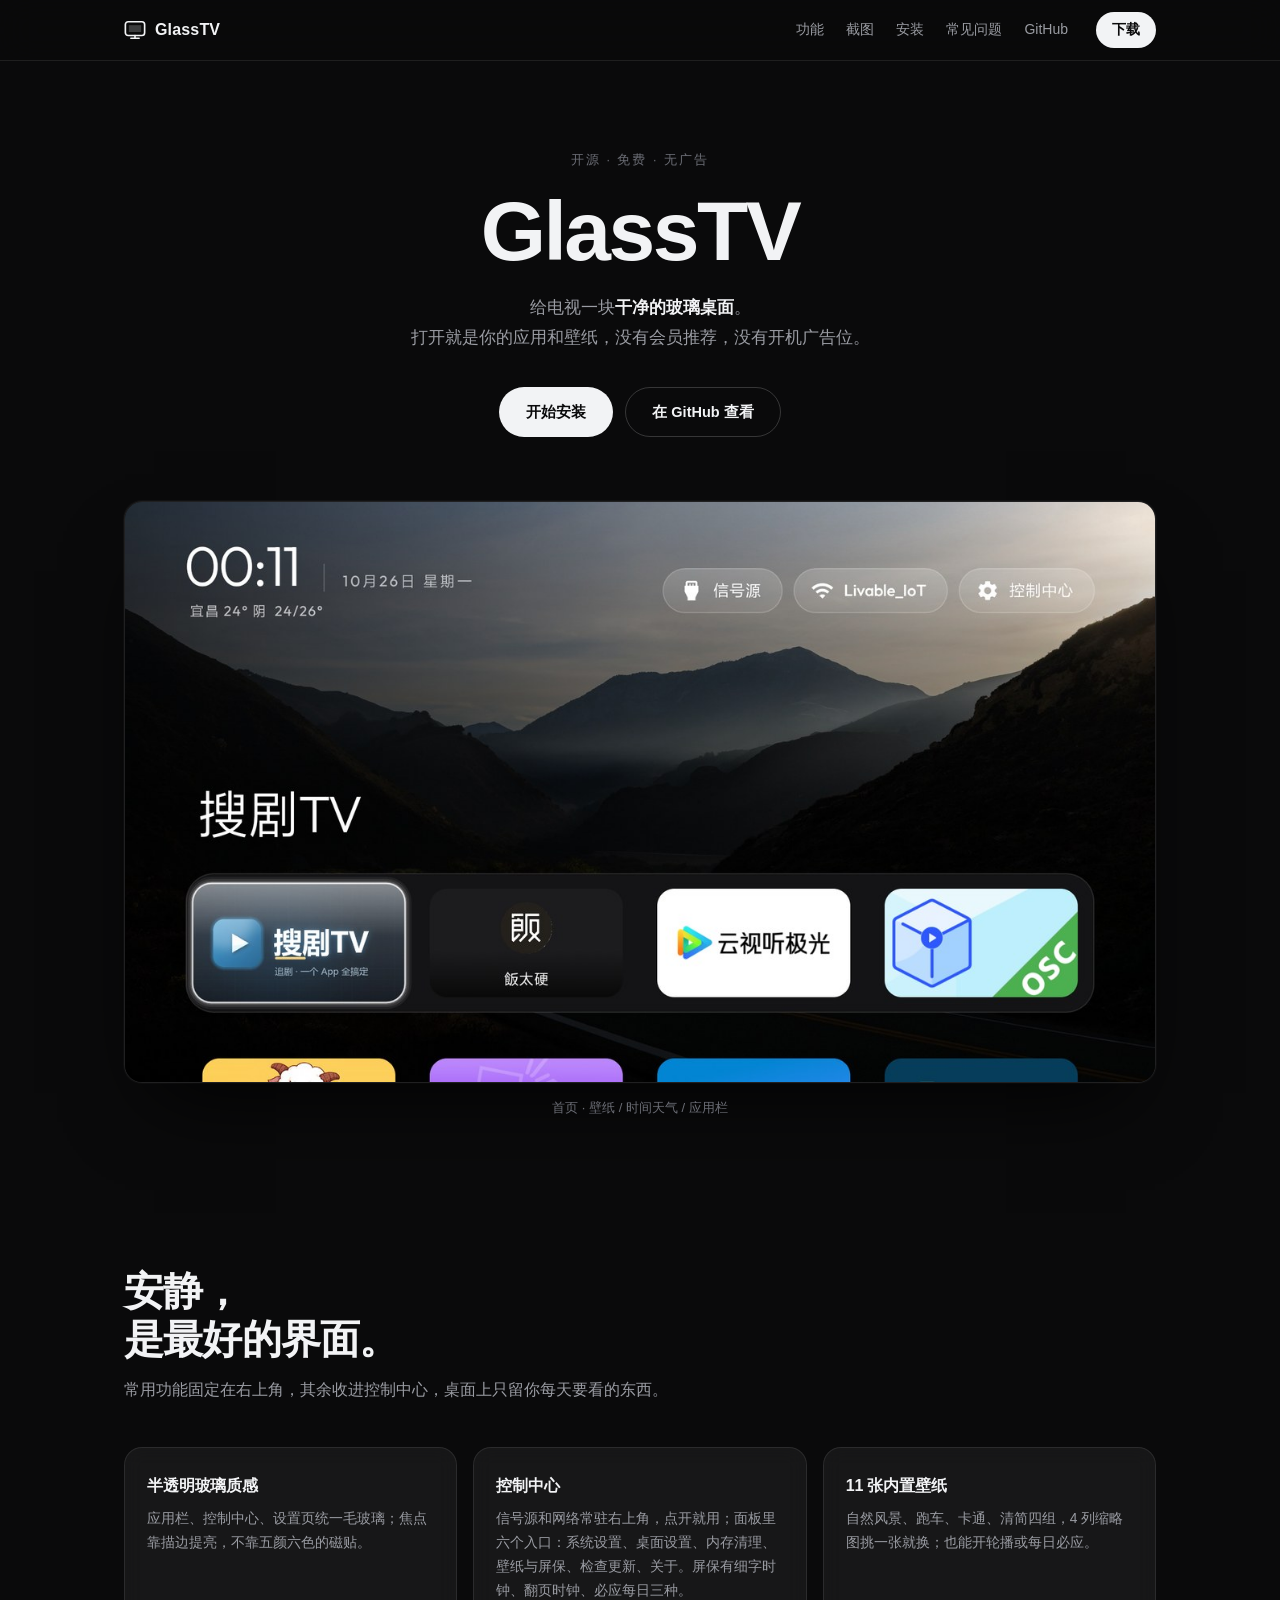
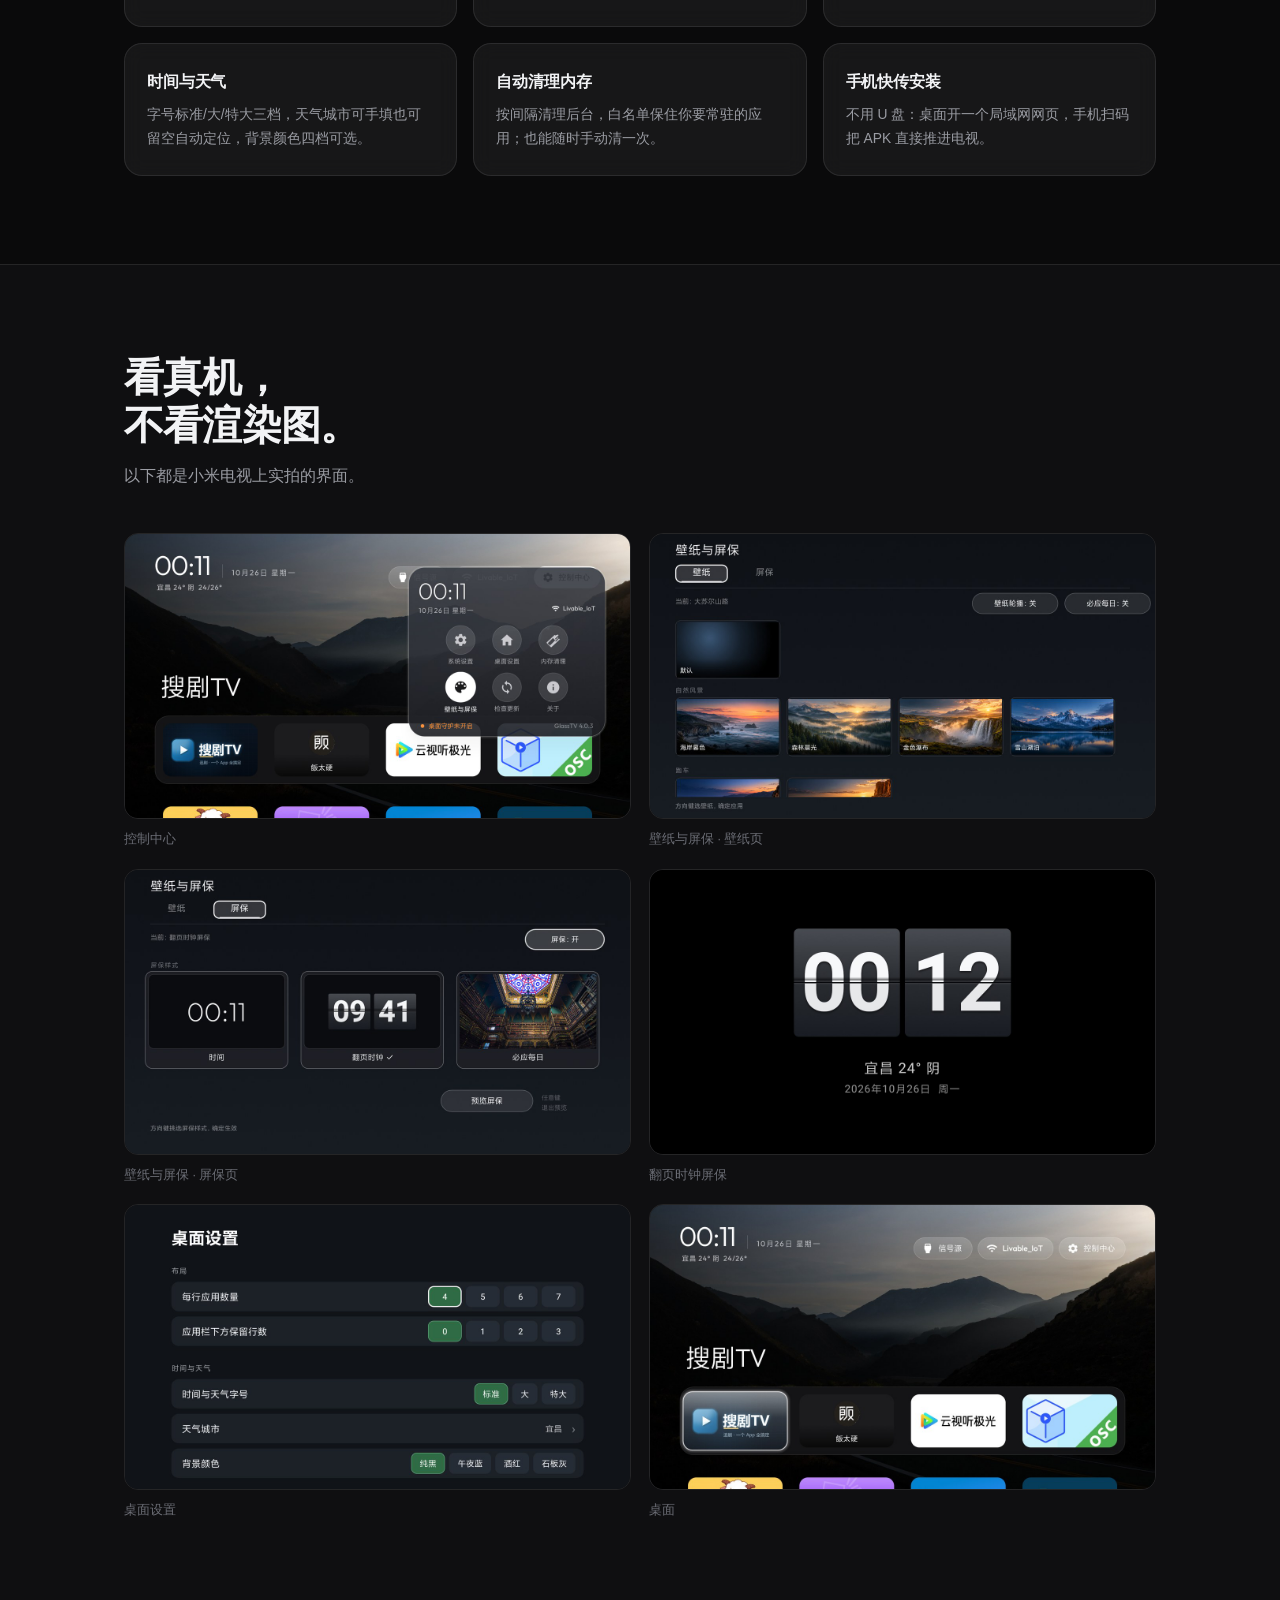
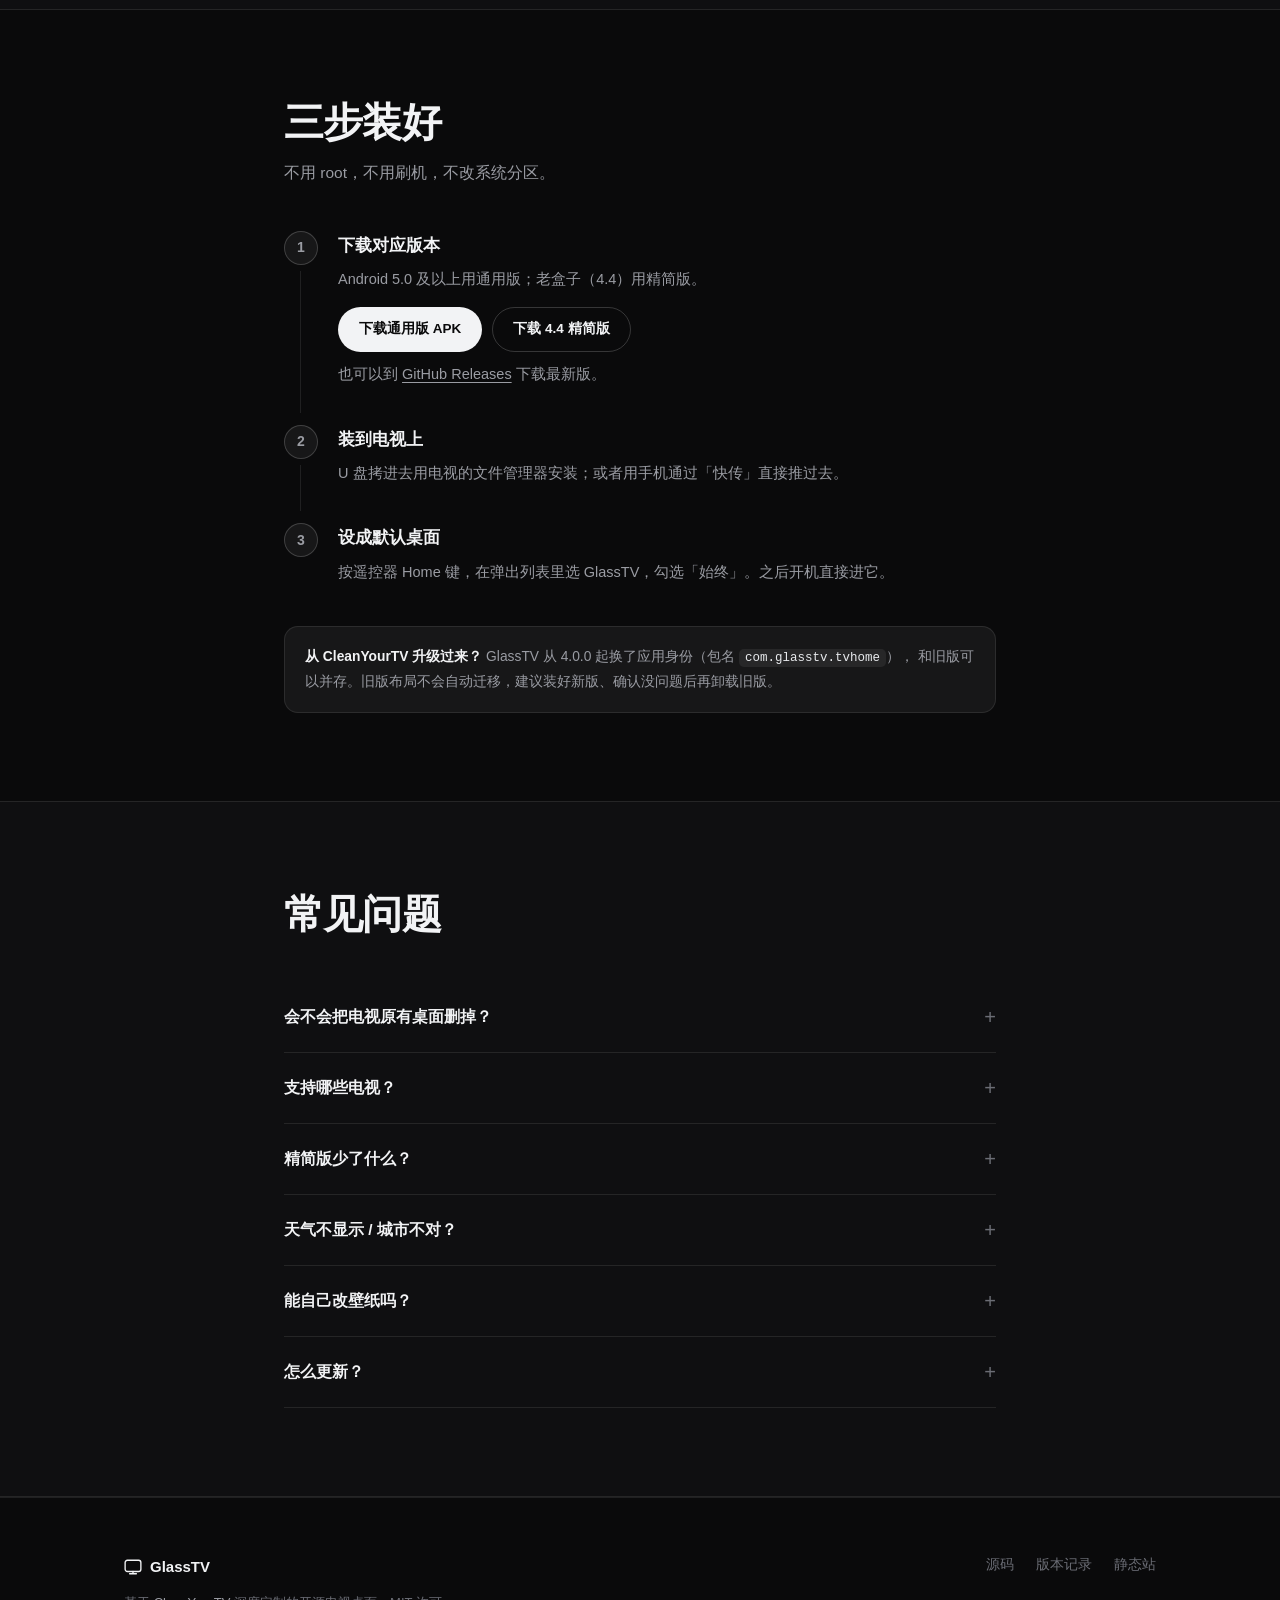
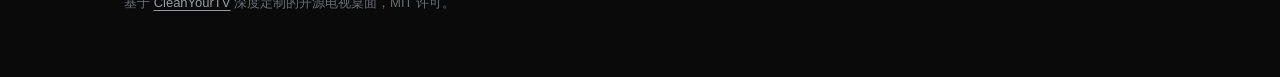
<file: site/index.html>
<!doctype html>
<html lang="zh-CN">
<head>
<meta charset="utf-8">
<meta name="viewport" content="width=device-width, initial-scale=1, viewport-fit=cover">
<title>GlassTV · 给电视一块干净的玻璃桌面</title>
<meta name="description" content="基于 CleanYourTV 深度定制的开源 Android TV 桌面：半透明玻璃质感、无广告无推荐流、可换壁纸、控制中心、自动清理内存。支持小米等国产电视，也适配 Android 4.4 老盒子。">
<meta name="theme-color" content="#0a0a0b">
<meta property="og:title" content="GlassTV · 给电视一块干净的玻璃桌面">
<meta property="og:description" content="开源 Android TV 桌面。没有广告，没有推荐流，只有你的 App 和壁纸。">
<meta property="og:image" content="img/home.jpg">
<link rel="icon" href="favicon.svg" type="image/svg+xml">
<link rel="stylesheet" href="style.css">
</head>
<body>

<nav>
  <div class="wrap">
    <a class="brand" href="#top">
      <svg width="22" height="22" viewBox="0 0 32 32" aria-hidden="true">
        <rect x="2" y="4" width="28" height="20" rx="4" fill="none" stroke="currentColor" stroke-width="2.4"/>
        <path d="M16 24v4M10 28h12" stroke="currentColor" stroke-width="2.4" stroke-linecap="round"/>
        <path d="M7 9h18v10H7z" fill="currentColor" opacity=".22"/>
      </svg>
      GlassTV
    </a>
    <div class="links">
      <a href="#features">功能</a>
      <a href="#shots">截图</a>
      <a href="#install">安装</a>
      <a href="#faq">常见问题</a>
      <a href="https://github.com/jichun29/glasstv" target="_blank" rel="noopener">GitHub</a>
    </div>
    <a class="cta" href="#install">下载</a>
  </div>
</nav>

<header id="top">
  <div class="wrap">
    <p class="eyebrow">开源 · 免费 · 无广告</p>
    <h1>GlassTV</h1>
    <p class="lede">给电视一块<strong>干净的玻璃桌面</strong>。<br>打开就是你的应用和壁纸，没有会员推荐，没有开机广告位。</p>
    <div class="actions">
      <a class="btn primary" href="#install">开始安装</a>
      <a class="btn ghost" href="https://github.com/jichun29/glasstv" target="_blank" rel="noopener">在 GitHub 查看</a>
    </div>
    <figure class="hero-shot">
      <img src="img/home.jpg" alt="GlassTV 桌面主页：森林壁纸、左上角时间天气、底部一排应用" width="1280" height="720">
      <figcaption>首页 · 壁纸 / 时间天气 / 应用栏</figcaption>
    </figure>
  </div>
</header>

<section id="features">
  <div class="wrap">
    <div class="head">
      <h2>安静，<br>是最好的界面。</h2>
      <p>常用功能固定在右上角，其余收进控制中心，桌面上只留你每天要看的东西。</p>
    </div>

    <div class="grid">
      <article class="card">
        <h3>半透明玻璃质感</h3>
        <p>应用栏、控制中心、设置页统一毛玻璃；焦点靠描边提亮，不靠五颜六色的磁贴。</p>
      </article>
      <article class="card">
        <h3>控制中心</h3>
        <p>信号源和网络常驻右上角，点开就用；面板里六个入口：系统设置、桌面设置、内存清理、壁纸与屏保、检查更新、关于。屏保有细字时钟、翻页时钟、必应每日三种。</p>
      </article>
      <article class="card">
        <h3>11 张内置壁纸</h3>
        <p>自然风景、跑车、卡通、清简四组，4 列缩略图挑一张就换；也能开轮播或每日必应。</p>
      </article>
      <article class="card">
        <h3>时间与天气</h3>
        <p>字号标准/大/特大三档，天气城市可手填也可留空自动定位，背景颜色四档可选。</p>
      </article>
      <article class="card">
        <h3>自动清理内存</h3>
        <p>按间隔清理后台，白名单保住你要常驻的应用；也能随时手动清一次。</p>
      </article>
      <article class="card">
        <h3>手机快传安装</h3>
        <p>不用 U 盘：桌面开一个局域网网页，手机扫码把 APK 直接推进电视。</p>
      </article>
    </div>
  </div>
</section>

<section id="shots" class="alt">
  <div class="wrap">
    <div class="head">
      <h2>看真机，<br>不看渲染图。</h2>
      <p>以下都是小米电视上实拍的界面。</p>
    </div>
    <div class="shots">
      <figure>
        <img src="img/control-center.jpg" alt="控制中心：六个入口与版本号" loading="lazy" width="1280" height="720">
        <figcaption>控制中心</figcaption>
      </figure>
      <figure>
        <img src="img/wallpaper.jpg" alt="壁纸与屏保：顶部壁纸与屏保两个标签，壁纸页四列缩略图" loading="lazy" width="1280" height="720">
        <figcaption>壁纸与屏保 · 壁纸页</figcaption>
      </figure>
      <figure>
        <img src="img/wallpaper-saver.jpg" alt="壁纸与屏保：屏保页的时间、翻页时钟、必应每日三张卡片与屏保开关" loading="lazy" width="1280" height="720">
        <figcaption>壁纸与屏保 · 屏保页</figcaption>
      </figure>
      <figure>
        <img src="img/flip-clock.jpg" alt="翻页时钟屏保：两块大翻页牌显示时间，下面天气地区与年月日周几" loading="lazy" width="1280" height="720">
        <figcaption>翻页时钟屏保</figcaption>
      </figure>
      <figure>
        <img src="img/settings.jpg" alt="桌面设置：布局、时间与天气、动效" loading="lazy" width="1280" height="720">
        <figcaption>桌面设置</figcaption>
      </figure>
      <figure>
        <img src="img/home.jpg" alt="桌面：右上角信号源、网络、控制中心" loading="lazy" width="1280" height="720">
        <figcaption>桌面</figcaption>
      </figure>
    </div>
  </div>
</section>

<section id="install">
  <div class="wrap narrow">
    <div class="head">
      <h2>三步装好</h2>
      <p>不用 root，不用刷机，不改系统分区。</p>
    </div>

    <ol class="steps">
      <li>
        <h3>下载对应版本</h3>
        <p>Android 5.0 及以上用通用版；老盒子（4.4）用精简版。</p>
        <div class="dl">
          <a class="btn primary" href="https://github.com/jichun29/glasstv/releases/latest/download/GlassTV-Launcher-universal.apk">下载通用版 APK</a>
          <a class="btn ghost" href="https://github.com/jichun29/glasstv/releases/latest/download/GlassTV-Launcher-lite44.apk">下载 4.4 精简版</a>
        </div>
        <p class="hint">也可以到 <a href="https://github.com/jichun29/glasstv/releases" target="_blank" rel="noopener">GitHub Releases</a> 下载最新版。</p>
      </li>
      <li>
        <h3>装到电视上</h3>
        <p>U 盘拷进去用电视的文件管理器安装；或者用手机通过「快传」直接推过去。</p>
      </li>
      <li>
        <h3>设成默认桌面</h3>
        <p>按遥控器 Home 键，在弹出列表里选 GlassTV，勾选「始终」。之后开机直接进它。</p>
      </li>
    </ol>

    <div class="note">
      <strong>从 CleanYourTV 升级过来？</strong>
      GlassTV 从 4.0.0 起换了应用身份（包名 <code>com.glasstv.tvhome</code>），
      和旧版可以并存。旧版布局不会自动迁移，建议装好新版、确认没问题后再卸载旧版。
    </div>
  </div>
</section>

<section id="faq" class="alt">
  <div class="wrap narrow">
    <div class="head">
      <h2>常见问题</h2>
    </div>

    <details>
      <summary>会不会把电视原有桌面删掉？</summary>
      <p>不会。原桌面只是不再当默认，随时按 Home 键切回去。</p>
    </details>
    <details>
      <summary>支持哪些电视？</summary>
      <p>Android TV / Google TV 以及国产安卓电视都可以，小米电视已实测。Android 4.4 的老盒子用精简版。</p>
    </details>
    <details>
      <summary>精简版少了什么？</summary>
      <p>去掉必应每日壁纸、视频壁纸、在线壁纸这些吃内存的功能。壁纸选择、时间屏保、翻页时钟、自动清理、控制中心、设置都还在。</p>
    </details>
    <details>
      <summary>天气不显示 / 城市不对？</summary>
      <p>桌面设置 → 时间与天气 → 天气城市，填中文城市名；留空则自动定位（需要给应用位置权限）。</p>
    </details>
    <details>
      <summary>能自己改壁纸吗？</summary>
      <p>可以。壁纸页选内置图，或把图片放进电视的配置目录（见仓库 README）。</p>
    </details>
    <details>
      <summary>怎么更新？</summary>
      <p>控制中心 → 检查更新，会读 GitHub Releases 的最新版本自动下载安装。</p>
    </details>
  </div>
</section>

<footer>
  <div class="wrap">
    <div class="fleft">
      <div class="brand">
        <svg width="18" height="18" viewBox="0 0 32 32" aria-hidden="true">
          <rect x="2" y="4" width="28" height="20" rx="4" fill="none" stroke="currentColor" stroke-width="2.4"/>
          <path d="M16 24v4M10 28h12" stroke="currentColor" stroke-width="2.4" stroke-linecap="round"/>
        </svg>
        GlassTV
      </div>
      <p>基于 <a href="https://github.com/Gathin23/cleanyourtv" target="_blank" rel="noopener">CleanYourTV</a> 深度定制的开源电视桌面，MIT 许可。</p>
    </div>
    <div class="fright">
      <a href="https://github.com/jichun29/glasstv" target="_blank" rel="noopener">源码</a>
      <a href="https://github.com/jichun29/glasstv/releases" target="_blank" rel="noopener">版本记录</a>
      <a href="https://jichun29.github.io/glasstv-site/">静态站</a>
    </div>
  </div>
</footer>

</body>
</html>
</file>
<file: site/style.css>
:root{
  --bg:#0a0a0b;
  --bg-alt:#0f0f11;
  --fg:#f2f3f5;
  --dim:#9a9ca3;
  --dim-2:#6b6d75;
  --line:rgba(255,255,255,.09);
  --line-strong:rgba(255,255,255,.18);
  --glass:rgba(255,255,255,.055);
  --accent:#e8eaed;
  --radius:18px;
  --wrap:1080px;
}

*{box-sizing:border-box}

html{scroll-behavior:smooth}

body{
  margin:0;
  background:var(--bg);
  color:var(--fg);
  font-family:-apple-system,BlinkMacSystemFont,"Segoe UI","PingFang SC","Hiragino Sans GB","Microsoft YaHei",sans-serif;
  line-height:1.7;
  -webkit-font-smoothing:antialiased;
  text-rendering:optimizeLegibility;
}

a{color:var(--fg);text-decoration:none}
a:hover{color:#fff}

.wrap{max-width:var(--wrap);margin:0 auto;padding:0 24px}
.narrow{max-width:760px}

/* ---- nav ---- */
nav{
  position:sticky;top:0;z-index:50;
  background:rgba(10,10,11,.72);
  backdrop-filter:blur(18px) saturate(1.4);
  -webkit-backdrop-filter:blur(18px) saturate(1.4);
  border-bottom:1px solid var(--line);
}
nav .wrap{display:flex;align-items:center;gap:28px;height:60px}
nav .brand{
  display:flex;align-items:center;gap:9px;
  font-weight:650;letter-spacing:.01em;font-size:16px;
}
nav .links{display:flex;gap:22px;margin-left:auto;font-size:14px;color:var(--dim)}
nav .links a{color:var(--dim)}
nav .links a:hover{color:var(--fg)}
nav .cta{
  font-size:13.5px;padding:7px 16px;border-radius:999px;
  background:var(--fg);color:#0a0a0b;font-weight:600;
}
nav .cta:hover{background:#fff}

/* ---- hero ---- */
header{padding:84px 0 60px;text-align:center}
.eyebrow{
  display:inline-block;margin:0 0 18px;
  font-size:12.5px;letter-spacing:.16em;text-transform:uppercase;
  color:var(--dim-2);
}
header h1{
  margin:0 0 20px;
  font-size:clamp(44px,8vw,84px);
  font-weight:700;letter-spacing:-.03em;line-height:1;
}
.lede{margin:0 auto;max-width:600px;font-size:17px;color:var(--dim);line-height:1.75}
.lede strong{color:var(--fg);font-weight:600}

.actions{display:flex;gap:12px;justify-content:center;margin:34px 0 0;flex-wrap:wrap}

.btn{
  display:inline-flex;align-items:center;justify-content:center;
  padding:12px 26px;border-radius:999px;font-size:14.5px;font-weight:600;
  border:1px solid transparent;transition:transform .18s ease,background .18s ease,border-color .18s ease;
}
.btn:active{transform:scale(.985)}
.btn.primary{background:var(--fg);color:#0a0a0b}
.btn.primary:hover{background:#fff}
.btn.ghost{background:transparent;color:var(--fg);border-color:var(--line-strong)}
.btn.ghost:hover{background:var(--glass);border-color:rgba(255,255,255,.32)}

.hero-shot{margin:64px 0 0;position:relative}
.hero-shot img{
  width:100%;height:auto;display:block;border-radius:var(--radius);
  border:1px solid var(--line);
  box-shadow:0 40px 80px -30px rgba(0,0,0,.9),0 0 0 1px rgba(255,255,255,.03);
}
.hero-shot figcaption{margin-top:14px;font-size:13px;color:var(--dim-2)}

/* ---- sections ---- */
section{padding:88px 0}
section.alt{background:var(--bg-alt);border-top:1px solid var(--line);border-bottom:1px solid var(--line)}
.head{max-width:640px;margin:0 0 44px}
.head h2{
  margin:0 0 14px;font-size:clamp(28px,4vw,40px);
  font-weight:650;letter-spacing:-.02em;line-height:1.2;
}
.head p{margin:0;color:var(--dim);font-size:15.5px}

/* ---- feature cards ---- */
.grid{display:grid;grid-template-columns:repeat(3,1fr);gap:16px}
.card{
  padding:24px 22px;border-radius:var(--radius);
  background:var(--glass);
  border:1px solid var(--line);
  backdrop-filter:blur(10px);
  -webkit-backdrop-filter:blur(10px);
  transition:border-color .2s ease,background .2s ease;
}
.card:hover{border-color:var(--line-strong);background:rgba(255,255,255,.08)}
.card h3{margin:0 0 8px;font-size:16px;font-weight:620;letter-spacing:-.01em}
.card p{margin:0;font-size:13.8px;color:var(--dim);line-height:1.72}

/* ---- shots ---- */
.shots{display:grid;grid-template-columns:1fr 1fr;gap:18px}
.shots figure{margin:0}
.shots img{
  width:100%;height:auto;display:block;border-radius:14px;
  border:1px solid var(--line);
  transition:border-color .2s ease;
}
.shots figure:hover img{border-color:var(--line-strong)}
.shots figcaption{margin-top:10px;font-size:12.5px;color:var(--dim-2)}

/* ---- steps ---- */
.steps{list-style:none;counter-reset:s;padding:0;margin:0}
.steps li{counter-increment:s;position:relative;padding:0 0 34px 54px}
.steps li::before{
  content:counter(s);
  position:absolute;left:0;top:0;
  width:32px;height:32px;border-radius:50%;
  display:flex;align-items:center;justify-content:center;
  font-size:14px;font-weight:650;
  background:var(--glass);border:1px solid var(--line-strong);color:var(--dim);
}
.steps li::after{
  content:"";position:absolute;left:15.5px;top:40px;bottom:8px;
  width:1px;background:var(--line);
}
.steps li:last-child::after{display:none}
.steps h3{margin:4px 0 8px;font-size:16.5px;font-weight:620}
.steps p{margin:0;color:var(--dim);font-size:14.5px}
.dl{display:flex;gap:10px;flex-wrap:wrap;margin:16px 0 10px}
.dl .btn{padding:10px 20px;font-size:13.5px}
.hint{font-size:13px;color:var(--dim-2)}
.hint a{color:var(--dim);text-decoration:underline;text-underline-offset:3px}

.note{
  margin-top:8px;padding:18px 20px;border-radius:14px;
  background:var(--glass);border:1px solid var(--line);
  font-size:13.8px;color:var(--dim);line-height:1.75;
}
.note strong{color:var(--fg)}
.note code{
  font-family:ui-monospace,SFMono-Regular,Menlo,monospace;
  font-size:12.5px;padding:2px 6px;border-radius:5px;
  background:rgba(255,255,255,.07);color:#e8eaed;
}

/* ---- faq ---- */
details{
  border-bottom:1px solid var(--line);
  padding:18px 0;
}
details summary{
  cursor:pointer;font-size:15.5px;font-weight:600;
  list-style:none;display:flex;align-items:center;justify-content:space-between;
  gap:16px;
}
details summary::-webkit-details-marker{display:none}
details summary::after{
  content:"+";color:var(--dim-2);font-size:20px;font-weight:400;
  transition:transform .2s ease;
}
details[open] summary::after{transform:rotate(45deg)}
details p{margin:12px 0 0;color:var(--dim);font-size:14.2px}

/* ---- footer ---- */
footer{padding:56px 0 64px;border-top:1px solid var(--line)}
footer .wrap{display:flex;justify-content:space-between;gap:28px;flex-wrap:wrap}
footer .brand{display:flex;align-items:center;gap:8px;font-weight:620;font-size:15px}
footer p{margin:12px 0 0;font-size:13px;color:var(--dim-2);max-width:420px}
footer p a{color:var(--dim);text-decoration:underline;text-underline-offset:3px}
.fright{display:flex;gap:22px;font-size:13.5px;color:var(--dim-2);align-items:flex-start}
.fright a{color:var(--dim-2)}
.fright a:hover{color:var(--fg)}

/* ---- responsive ---- */
@media (max-width:860px){
  .grid{grid-template-columns:1fr 1fr}
  .shots{grid-template-columns:1fr}
  nav .links{display:none}
  header{padding:60px 0 40px}
  section{padding:66px 0}
  .hero-shot{margin-top:44px}
}
@media (max-width:560px){
  .grid{grid-template-columns:1fr}
  .wrap{padding:0 18px}
  .lede{font-size:15.5px}
  .steps li{padding-left:46px}
}

@media (prefers-reduced-motion:reduce){
  *{transition:none!important;animation:none!important}
  html{scroll-behavior:auto}
}

/* ---- 竖屏手机：桌面截图是 16:9，画质优先不加遮罩 ---- */
@media (max-width:560px){
  .card{padding:20px 18px}
  .note{padding:15px 16px}
}

/* 打印/极简：去掉玻璃与深色 */
@media print{
  body{background:#fff;color:#000}
  nav,footer{display:none}
}
</file>
